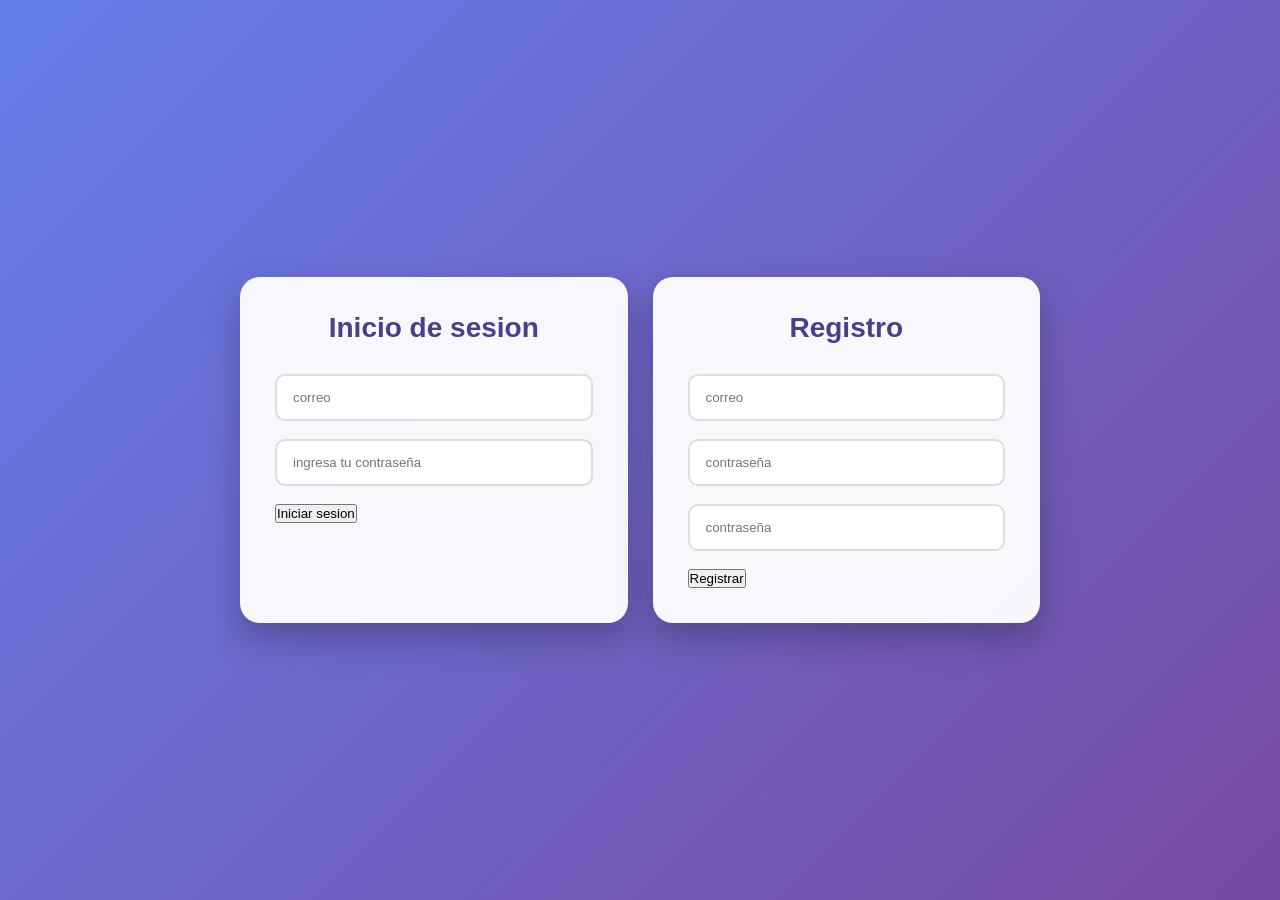
<file: index.html>
<!DOCTYPE html>
<html lang="en">

<head>
    <meta charset="UTF-8">
    <meta name="viewport" content="width=device-width, initial-scale=1.0">
    <title>Document</title>
    <link rel="stylesheet" href="stilos.css">
    <script src="codigo.js"></script>
</head>

<body>
    <div class="padre">
        <div class="hijo1">
            <h1>
                <center>Inicio de sesion</center>
            </h1>
            <div class="nieto1">
                <input type="email" placeholder="correo" id="correo">
            </div>
            <div class="nieto2">
                <input type="password" placeholder="ingresa tu contraseña" id="contraseña">
            </div>
             <input type="button" value="Iniciar sesion" onclick="inicio()">
        </div>
        <div class="hijo2">
            <h1>
                <center>Registro</center>
            </h1>
            <div class="nieto3">
                <input type="email" placeholder="correo" id="ingreso_correo">
            </div>
            <div class="nieto4">
                <input type="password" placeholder="contraseña" id="ingreso_contraseña">
            </div>
            <div class="nieto5">
                <input type="password" placeholder="contraseña" id="confirmar_contraseña">
            </div>
            <input type="button" value="Registrar" onclick="acceder()">
        </div>
    </div>
</body>

</html>
</file>
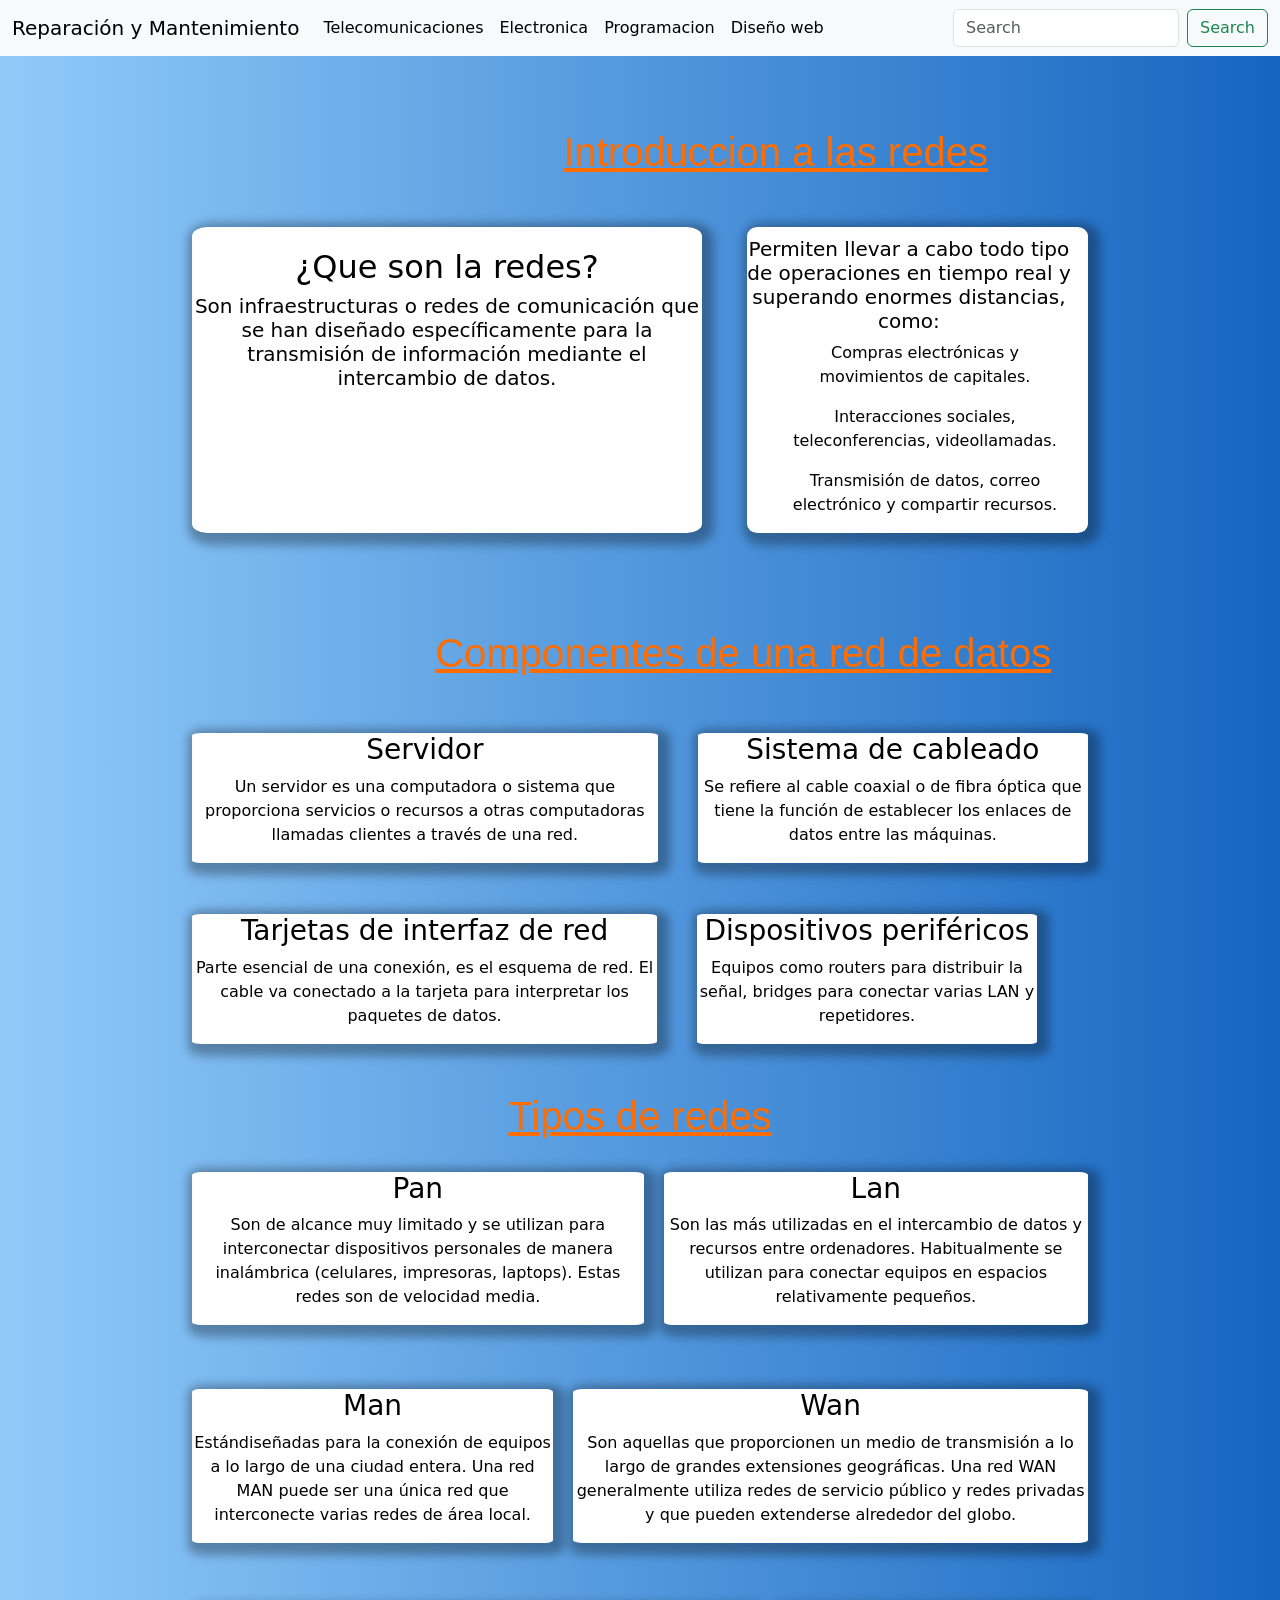
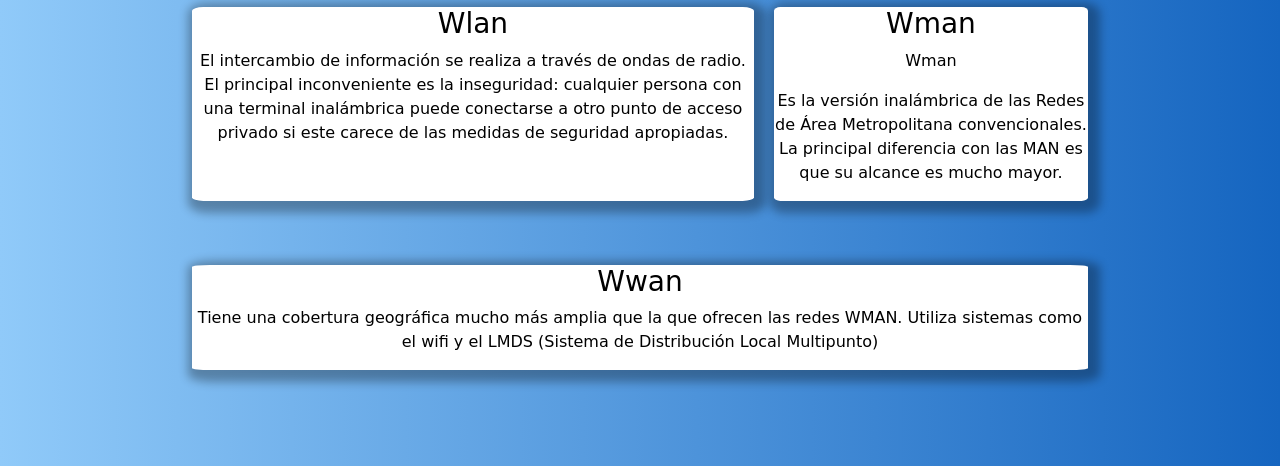
<file: index3.html>
<!DOCTYPE html>
<html lang="en">

<head>
    <meta charset="UTF-8">
    <meta name="viewport" content="width=device-width, initial-scale=1.0">
    <title>Telecomunicaiones</title>
    <link rel="stylesheet" href="esilos3.css">
    <link href="https://cdn.jsdelivr.net/npm/bootstrap@5.3.8/dist/css/bootstrap.min.css" rel="stylesheet"
        integrity="sha384-sRIl4kxILFvY47J16cr9ZwB07vP4J8+LH7qKQnuqkuIAvNWLzeN8tE5YBujZqJLB" crossorigin="anonymous">
</head>

<body>

    <nav class="navbar navbar-expand-lg bg-body-tertiary">
        <div class="container-fluid">
            <a class="navbar-brand" href="index2.html">Reparación y Mantenimiento
            </a>
            <button class="navbar-toggler" type="button" data-bs-toggle="collapse"
                data-bs-target="#navbarSupportedContent" aria-controls="navbarSupportedContent" aria-expanded="false"
                aria-label="Toggle navigation">
                <span class="navbar-toggler-icon"></span>
            </button>
            <div class="collapse navbar-collapse" id="navbarSupportedContent">
                <ul class="navbar-nav me-auto mb-2 mb-lg-0">
                    <li class="nav-item">
                        <a class="nav-link active" aria-current="page" href="index3.html">Telecomunicaciones</a>
                    </li>
                    <li>
                        <a class="nav-link active" aria-current="page" href="index4.html">Electronica</a>
                    </li>
                    <li>
                        <a class="nav-link active" aria-current="page" href="index5.html">Programacion</a>
                    </li>
                    <li>
                        <a class="nav-link active" aria-current="page" href="index6.html">Diseño web</a>
                    </li>
                </ul>
                <form class="d-flex" role="search">
                    <input class="form-control me-2" type="search" placeholder="Search" aria-label="Search" />
                    <button class="btn btn-outline-success" type="submit">Search</button>
                </form>
            </div>
        </div>
    </nav>
    <br>
    <br><br>
    <h1 class="titulo">Introduccion a las redes</h1>
    <div class="padre1">

        <div class="hijo1">
            <div class="nieto5">
                <h2>¿Que son la redes?<h2>
                        <h5>Son infraestructuras o redes de comunicación que se han diseñado específicamente para la
                            transmisión de información mediante el intercambio de datos.</h5>
            </div>
        </div>
        <div class="hijo2">
            <div class="nieto6">
                <h5>Permiten llevar a cabo todo tipo de operaciones en tiempo real y superando enormes distancias, como:
                </h5>

                <ul>Compras electrónicas y movimientos de capitales.</ul>
                <ul>Interacciones sociales, teleconferencias, videollamadas.</ul>
                <ul>Transmisión de datos, correo electrónico y compartir recursos.</ul>

            </div>

        </div>
    </div>
    <br><br><br><br>
    <h1 class="titulo2">Componentes de una red de datos</h1>
    <br><br>
    <div class="padre2">
        <div class="hijo3">
            <div class="nieto1">
                <h3>Servidor</h3>
                <p>
                    Un servidor es una computadora o sistema que proporciona servicios o recursos a otras computadoras
                    llamadas clientes a través de una red.</p>
            </div>
            <div class="nieto2">
                <h3>Sistema de cableado</h3>
                <p>
                    Se refiere al cable coaxial o de fibra óptica que tiene la función de establecer los enlaces de
                    datos entre las máquinas.</p>
            </div>
        </div>
        <div class="hijo4">
            <div class="nieto3">
                <h3>Tarjetas de interfaz de red</h3>
                <p>Parte esencial de una conexión, es el esquema de red. El cable va conectado a la tarjeta para
                    interpretar los paquetes de datos.</p>
            </div>
            <div class="nieto4">
                <h3>Dispositivos periféricos</h3>
                <p>Equipos como routers para distribuir la señal, bridges para conectar varias LAN y repetidores.</p>
            </div>
        </div>
    </div>
    <br><br>
    <h1 class="titulo3">Tipos de redes</h1>
    <br>
    <div class="padre3">
        <div class="hijo5">
            <div class="nieto7">
                <h3>Pan</h3>
                <p>Son de alcance muy limitado y se utilizan para interconectar dispositivos personales de manera
                    inalámbrica (celulares, impresoras, laptops). Estas redes son de velocidad media.

                </p>
            </div>
            <div class="nieto8">
                <h3>Lan</h3>
                <p>Son las más utilizadas en el intercambio de datos y recursos entre ordenadores. Habitualmente se
                    utilizan para conectar equipos en espacios relativamente pequeños. </p>
            </div>
        </div>
        <div class="hijo6">
            <div class="nieto9">
                <h3>Man</h3>
                <p>Estándiseñadas para la conexión de
                    equipos a lo largo de una ciudad entera. Una red
                    MAN puede ser una única red que interconecte
                    varias redes de área local.</p>
            </div>
            <div class="nieto10">
                <h3>Wan</h3>
                <p>Son aquellas que proporcionen un medio
                    de transmisión a lo largo de grandes
                    extensiones geográficas. Una red WAN
                    generalmente utiliza redes de servicio público y
                    redes privadas y que pueden extenderse
                    alrededor del globo.</p>
            </div>
        </div>
        <div class="hijo7">
            <div class="nieto11">
                <h3>Wlan</h3>
                <p>El intercambio de información se realiza a través de ondas de radio. El principal inconveniente es la
                    inseguridad: cualquier persona con una terminal inalámbrica puede conectarse a otro punto de acceso
                    privado si este carece de las medidas de seguridad apropiadas.</p>
            </div>
            <div class="nieto12">
                <h3>Wman</h3>
                <p>Wman</p>
                <p>Es la versión inalámbrica de las Redes de Área Metropolitana convencionales. La principal diferencia
                    con las MAN es que su alcance es mucho mayor. </p>
            </div>
        </div>
        <div class="hijo8">
            <div class="nieto13">
                <h3>Wwan</h3>
                <p>Tiene una cobertura geográfica mucho más amplia que la que ofrecen las redes WMAN. Utiliza sistemas
                    como el wifi y el LMDS (Sistema de Distribución Local Multipunto)

                </p>
            </div>
        </div>
    </div>
    <script src="https://cdn.jsdelivr.net/npm/bootstrap@5.3.8/dist/js/bootstrap.bundle.min.js"
        integrity="sha384-FKyoEForCGlyvwx9Hj09JcYn3nv7wiPVlz7YYwJrWVcXK/BmnVDxM+D2scQbITxI"
        crossorigin="anonymous"></script>
</body><br><br><br><br>

</html>
</file>
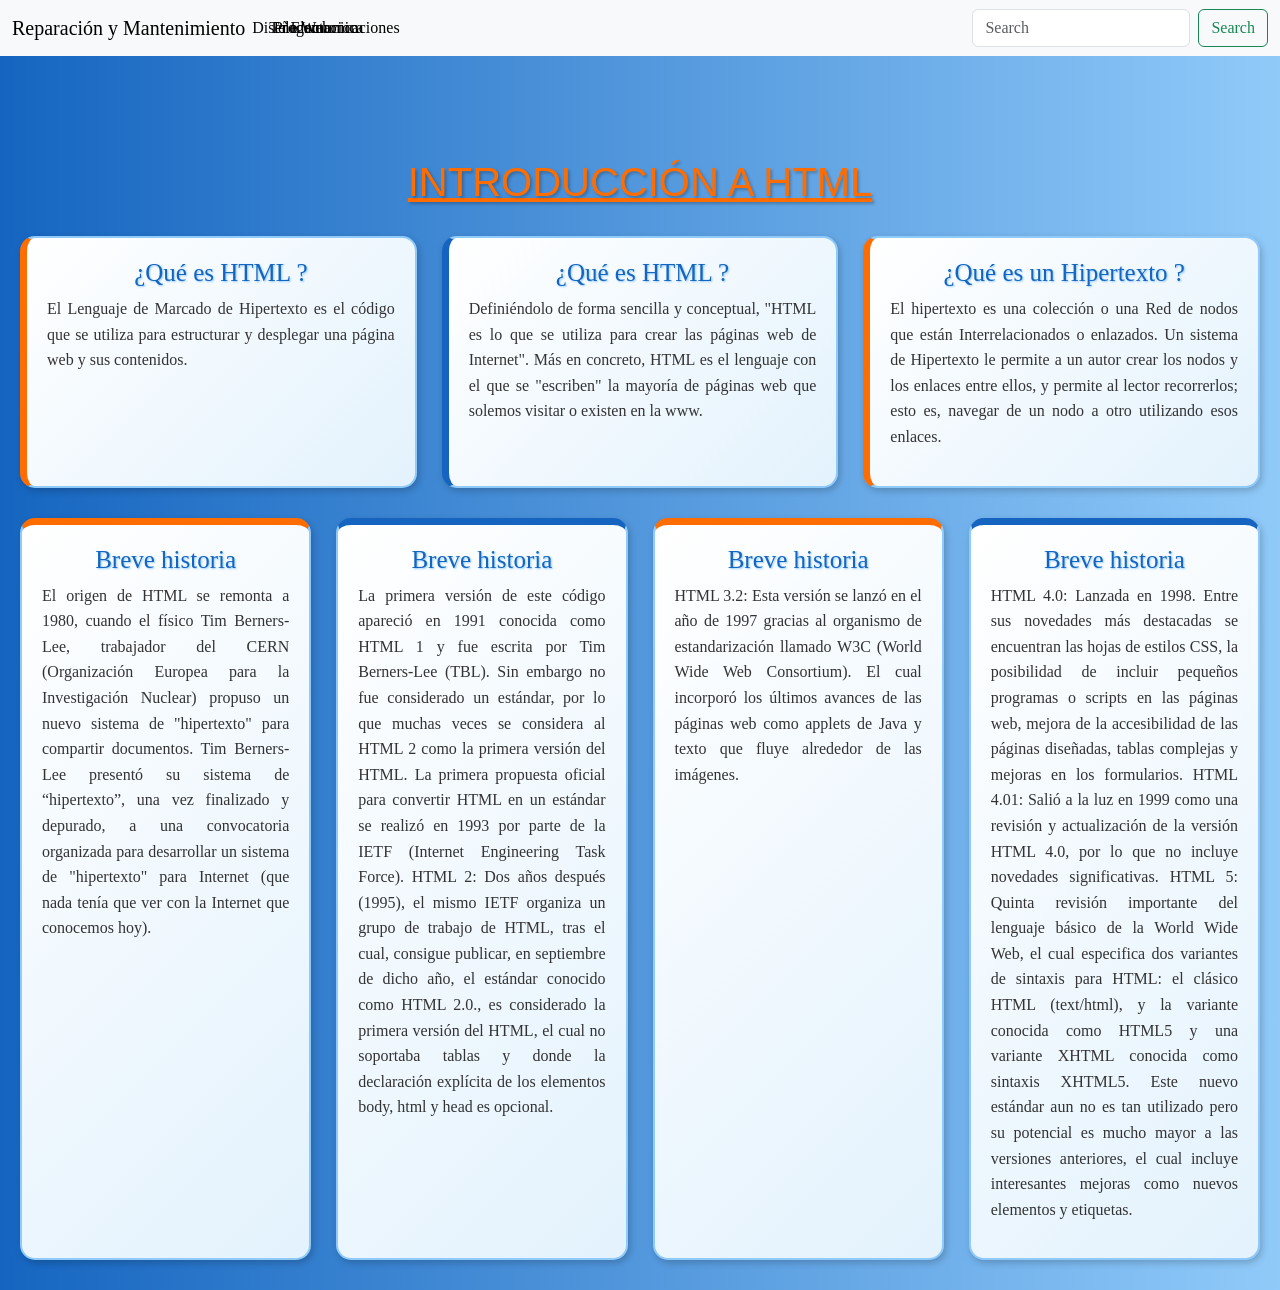
<file: index6.html>
<!DOCTYPE html>
<html lang="en">

<head>
    <meta charset="UTF-8">
    <meta name="viewport" content="width=device-width, initial-scale=1.0">
    <title>Diseño Web</title>
    <link rel="stylesheet" href="estilo6.css">
    <link href="https://cdn.jsdelivr.net/npm/bootstrap@5.3.8/dist/css/bootstrap.min.css" rel="stylesheet"
        integrity="sha384-sRIl4kxILFvY47J16cr9ZwB07vP4J8+LH7qKQnuqkuIAvNWLzeN8tE5YBujZqJLB" crossorigin="anonymous">
    
</head>

<body>

    <nav class="navbar navbar-expand-lg bg-body-tertiary">
        <div class="container-fluid">
            <a class="navbar-brand" href="index2.html">Reparación y Mantenimiento
            </a>
            <button class="navbar-toggler" type="button" data-bs-toggle="collapse"
                data-bs-target="#navbarSupportedContent" aria-controls="navbarSupportedContent" aria-expanded="false"
                aria-label="Toggle navigation">
                <span class="navbar-toggler-icon"></span>
            </button>
            <div class="collapse navbar-collapse" id="navbarSupportedContent">
                <ul class="navbar-nav me-auto mb-2 mb-lg-0">
                    <li class="nav-item">
                        <a class="nav-link active" aria-current="page" href="index3.html">Telecomunicaciones</a>
                    </li>
                </ul>
                <ul class="navbar-nav me-auto mb-2 mb-lg-0">
                    <li class="nav-item">
                        <a class="nav-link active" id="cambio" aria-current="page" href="index4.html">Electronica</a>
                    </li>
                </ul>
                <ul class="navbar-nav me-auto mb-2 mb-lg-0">
                    <li class="nav-item">
                        <a class="nav-link active" id="cambios" aria-current="page" href="index5.html">Progamacion</a>
                    </li>
                </ul>
                <ul class="navbar-nav me-auto mb-2 mb-lg-0">
                    <li class="nav-item">
                        <a class="nav-link active" id="cambioss" aria-current="page" href="index6.html">Diseño Web</a>
                    </li>
                </ul>
                <form class="d-flex" role="search">
                    <input class="form-control me-2" type="search" placeholder="Search" aria-label="Search" />
                    <button class="btn btn-outline-success" type="submit">Search</button>
                </form>
            </div>
        </div>
    </nav>
    <br><br><br>
    <h1 id="titulo_principal">INTRODUCCIÓN A HTML</h1>

    <div class="padre1">
        <div class="hijo1">
            <h2>¿Qué es HTML ?</h2>
            <p>El Lenguaje de Marcado de Hipertexto es el código
                que se utiliza para estructurar y desplegar una
                página web y sus contenidos.</p>
        </div>
        <div class="hijo2">
            <h2>¿Qué es HTML ?
            </h2>
            <p>Definiéndolo de forma sencilla y conceptual, "HTML es lo que se
                utiliza para crear las páginas web de Internet". Más en concreto,
                HTML es el lenguaje con el que se "escriben" la mayoría de páginas
                web que solemos visitar o existen en la www.</p>
        </div>
        <div class="hijo3">
            <h2>¿Qué es un Hipertexto ?</h2>
            <p>El hipertexto es una colección o una Red de nodos que están Interrelacionados o enlazados. Un sistema de
                Hipertexto le permite a un
                autor crear los nodos y los enlaces entre ellos, y permite al lector
                recorrerlos; esto es, navegar de un nodo a otro utilizando esos
                enlaces.</p>
        </div>
    </div>

    <div class="padre2">
        <div class="hijo4">
            <h2>Breve historia</h2>
            <P>El origen de HTML se remonta a 1980, cuando el físico Tim Berners-Lee, trabajador del CERN
                (Organización Europea para la Investigación Nuclear) propuso un nuevo sistema de "hipertexto"
                para compartir documentos.
                Tim Berners-Lee presentó su sistema de “hipertexto”, una vez finalizado y depurado, a una
                convocatoria organizada para desarrollar un sistema de "hipertexto" para Internet (que nada
                tenía que ver con la Internet que conocemos hoy).</P>
        </div>
        <div class="hijo5">
            <h2>Breve historia</h2>
            <p>La primera versión de este código apareció en 1991 conocida como HTML 1 y fue escrita por Tim Berners-Lee
                (TBL).
                Sin embargo no fue considerado un estándar, por lo que muchas veces se considera al HTML 2 como la
                primera
                versión del HTML.
                La primera propuesta oficial para convertir HTML en un estándar se realizó en 1993 por parte de la IETF
                (Internet
                Engineering Task Force).
                HTML 2: Dos años después (1995), el mismo IETF organiza un grupo de trabajo de HTML, tras el cual,
                consigue
                publicar, en septiembre de dicho año, el estándar conocido como HTML 2.0., es considerado la primera
                versión del
                HTML, el cual no soportaba tablas y donde la declaración explícita de los elementos body, html y head es
                opcional.</p>
        </div>
        <div class="hijo6">
            <h2>Breve historia</h2>
            <p>HTML 3.2: Esta versión se lanzó en el año de 1997 gracias al organismo de estandarización llamado
                W3C (World Wide Web Consortium). El cual incorporó los últimos avances de las páginas web como
                applets de Java y texto que fluye alrededor de las imágenes.
            </p>
        </div>
        <div class="hijo7">
            <h2>Breve historia</h2>
            <p>HTML 4.0: Lanzada en 1998. Entre sus novedades más destacadas se encuentran
                las hojas de estilos CSS, la posibilidad de incluir pequeños programas o scripts en
                las páginas web, mejora de la accesibilidad de las páginas diseñadas, tablas
                complejas y mejoras en los formularios.
                HTML 4.01: Salió a la luz en 1999 como una revisión y actualización de la versión
                HTML 4.0, por lo que no incluye novedades significativas.
                HTML 5: Quinta revisión importante del lenguaje básico de la World Wide
                Web, el cual especifica dos variantes de sintaxis para HTML: el clásico HTML
                (text/html), y la variante conocida como HTML5 y una variante XHTML conocida
                como sintaxis XHTML5. Este nuevo estándar aun no es tan utilizado pero su
                potencial es mucho mayor a las versiones anteriores, el cual incluye interesantes
                mejoras como nuevos elementos y etiquetas.
            </p>
        </div>
    </div>
    <script src="https://cdn.jsdelivr.net/npm/bootstrap@5.3.8/dist/js/bootstrap.bundle.min.js"
        integrity="sha384-FKyoEForCGlyvwx9Hj09JcYn3nv7wiPVlz7YYwJrWVcXK/BmnVDxM+D2scQbITxI"
        crossorigin="anonymous"></script>
</body>

</html>
</file>
<file: stilos.css>
* {
    margin: 0;
    padding: 0;
    box-sizing: border-box;
    font-family: Arial, Helvetica, sans-serif;
}

body {
    min-height: 100vh;
    display: flex;
    justify-content: center;
    align-items: center;
    background: linear-gradient(135deg, #667eea, #764ba2);
}
.padre {
    width: 850px;
    max-width: 90%;
    display: flex;
    gap: 25px;
    padding: 25px;
}




.hijo1,
.hijo2 {
    flex: 1;
    background: rgba(255, 255, 255, 0.95);
    padding: 35px;
    border-radius: 20px;
    box-shadow: 0 15px 35px rgba(0, 0, 0, 0.25);
   
}

.hijo1:hover,
.hijo2:hover {
   
    box-shadow: 0 20px 40px rgba(0, 0, 0, 0.3);
}
h1 {
    color: #4a3f8c;
    font-size: 28px;
    margin-bottom: 30px;
}




.nieto1,
.nieto2,
.nieto3,
.nieto4,
.nieto5 {
    margin-bottom: 18px;
}




input[type="email"],
input[type="password"] {
    width: 100%;
    padding: 14px 16px;
    border: 2px solid #ddd;
    border-radius: 10px;}
</file>
<file: esilos3.css>
*{
    color: #000000;
}
body {
    background: linear-gradient(to right, #90CAF9, #1565C0);
}

.padre1{
    display: flex;
    margin-top: 4%;
    margin-left: 15%;
    margin-right: 15%;
    gap: 45px;
}

.titulo{
    text-decoration: underline;
    color: #ff6d00;
    font-family: Impact, Haettenschweiler, 'Arial Narrow Bold', sans-serif;
    margin-left: 44%;
}
.titulo2{
    margin-left: 34%;
     text-decoration: underline;
    color: #ff6d00;
    font-family: Impact, Haettenschweiler, 'Arial Narrow Bold', sans-serif;
}
.hijo2{
    background-color: #FFFFFF;
    border-radius: 3%;
    box-shadow: 4px 4px 10px 8px rgb(0, 0, 0, 0.3);
    
}
.hijo1{
    background-color: #FFFFFF;
    border-radius: 3%;
    box-shadow: 4px 4px 10px 8px rgb(0, 0, 0, 0.3);
}
.hijo3{
    display: flex;
    margin-left: 15%;
    margin-right: 15%;
    gap: 40px;
}

.hijo4{
    display: flex;
    margin-top: 4%;
    margin-left: 15%;
    margin-right: 19%;
    gap: 40px;
}
.nieto5{
    margin-top: 4%;
    text-align: center;
}
.nieto6{
    margin-top: 3%;
    text-align: center;
    margin-right: 5%;
}
.hijo1:hover{
    box-shadow: 4px 4px 10px 8px rgb(0, 0, 0, 0.5);
}
.hijo2:hover{
    box-shadow: 4px 4px 10px 8px rgb(0, 0, 0, 0.5);
}
.nieto1:hover{
    box-shadow: 4px 4px 10px 8px rgb(0, 0, 0, 0.5);
}
.nieto2:hover{
    box-shadow: 4px 4px 10px 8px rgb(0, 0, 0, 0.5);
}
.nieto3:hover{
    box-shadow: 4px 4px 10px 8px rgb(0, 0, 0, 0.5);
}
.nieto4:hover{
    box-shadow: 4px 4px 10px 8px rgb(0, 0, 0, 0.5);
}
.nieto1{
    border-radius: 2%;
    background-color: #FFFFFF;
    text-align: center;
    box-shadow: 4px 4px 10px 8px rgb(0, 0, 0, 0.3);
}

.nieto2{
    border-radius: 2%;
    background-color: #FFFFFF;
    text-align: center;
    box-shadow: 4px 4px 10px 8px rgb(0, 0, 0, 0.3);
}

.nieto3{
    border-radius: 2%;
    background-color: #FFFFFF;
    text-align: center;
    box-shadow: 4px 4px 10px 8px rgb(0, 0, 0, 0.3);
}

.nieto4{
    border-radius: 2%;
    background-color: #FFFFFF;
    text-align: center;
    box-shadow: 4px 4px 10px 8px rgb(0, 0, 0, 0.3);
}

.hijo5{
    display: flex;
    gap: 20px;
    margin-right: 15%;
    margin-left: 15%;
}
.hijo6{
    display: flex;
    gap: 20px;
    margin-right: 15%;
    margin-left: 15%;
    margin-top: 5%;
}
.hijo7{
    display: flex;
    gap: 20px;
    margin-right: 15%;
    margin-left: 15%;
    margin-top: 5%;
}
.hijo8{
    display: flex;
    gap: 20px;
    margin-right: 15%;
    margin-left: 15%;
    margin-top: 5%;
}

.nieto7{
    background-color: #FFFFFF;
    text-align: center  ;
    box-shadow: 4px 4px 10px 8px rgb(0, 0, 0, 0.3);
    border-radius: 2%;

}
.nieto8{
    background-color: #FFFFFF;
    text-align: center  ;
    box-shadow: 4px 4px 10px 8px rgb(0, 0, 0, 0.3);
    border-radius: 2%;

}
.nieto9{
    background-color: #FFFFFF;
    text-align: center  ;
    box-shadow: 4px 4px 10px 8px rgb(0, 0, 0, 0.3);
    border-radius: 2%;

}
.nieto10{
    background-color: #FFFFFF;
    text-align: center  ;
    box-shadow: 4px 4px 10px 8px rgb(0, 0, 0, 0.3);
    border-radius: 2%;

}
.nieto11{
    background-color: #FFFFFF;
    text-align: center  ;
    box-shadow: 4px 4px 10px 8px rgb(0, 0, 0, 0.3);
    border-radius: 2%;

}
.nieto12{
    background-color: #FFFFFF;
    text-align: center  ;
    box-shadow: 4px 4px 10px 8px rgb(0, 0, 0, 0.3);
    border-radius: 2%;

}
.nieto13{
    background-color: #FFFFFF;
    text-align: center  ;
    box-shadow: 4px 4px 10px 8px rgb(0, 0, 0, 0.3);
    border-radius: 2%;

}
.nieto7:hover{
    box-shadow: 4px 4px 10px 8px rgb(0, 0, 0, 0.5);

}
.nieto8:hover{
    box-shadow: 4px 4px 10px 8px rgb(0, 0, 0, 0.5);

}
.nieto9:hover{
    box-shadow: 4px 4px 10px 8px rgb(0, 0, 0, 0.5);

}
.nieto10:hover{
    box-shadow: 4px 4px 10px 8px rgb(0, 0, 0, 0.5);

}
.nieto11:hover{
    box-shadow: 4px 4px 10px 8px rgb(0, 0, 0, 0.5);

}
.nieto12:hover{
    box-shadow: 4px 4px 10px 8px rgb(0, 0, 0, 0.5);

}
.nieto13:hover{
    box-shadow: 4px 4px 10px 8px rgb(0, 0, 0, 0.5);

}
.titulo3{
    text-align: center;
    text-decoration: underline;
    color: #ff6d00;
    font-family: Impact, Haettenschweiler, 'Arial Narrow Bold', sans-serif; 
}

#cambio{
    margin-left: -340%;
}
#cambios{
    margin-left: -580%;
}
</file>
<file: estilo6.css>
* {
    font-family: Cambria, Cochin, Georgia, Times, 'Times New Roman', serif;
    box-sizing: border-box;
}

body {
    margin: 0;
    font-family: Arial, sans-serif;
    background-color: #f5f5f5;
    color: #333333;
    background: linear-gradient(to left, #90caf9, #1565c0);
    min-height: 100vh;
}




#titulo_principal {
    text-align: center;
    margin: 30px 0;
    color: #ff6d00;
    font-size: 40px;
    font-family: Impact, Haettenschweiler, 'Arial Narrow Bold', sans-serif;
    text-decoration: underline;
    text-shadow: 2px 2px 3px rgba(0, 0, 0, 0.25);
}




.padre1 {
    display: flex;
    margin: 30px 20px;
    gap: 25px;
    flex-wrap: wrap;
}
#cambio{
    margin-left: -220%;
}
#cambios{
    margin-left: -370%;
}
#cambioss{
    margin-left: -600%;
}



.hijo1,
.hijo2,
.hijo3,
.hijo4,
.hijo5,
.hijo6,
.hijo7 {
    border-radius: 15px;
    border: 2px solid #90caf9;
    background: linear-gradient(135deg, #ffffff, #e3f2fd);
    box-shadow: 2px 3px 7px rgba(0, 0, 0, 0.2);
    transition: 0.3s;
    padding: 20px;
}




.hijo1,
.hijo2,
.hijo3 {
    flex: 1;
    min-width: 250px;
}



.hijo1:hover,
.hijo2:hover,
.hijo3:hover,
.hijo4:hover,
.hijo5:hover,
.hijo6:hover,
.hijo7:hover {
    transform: translateY(-5px);
    border-color: #ff6d00;
    box-shadow: 3px 6px 12px rgba(0, 0, 0, 0.35);
}




.hijo1 h2,
.hijo2 h2,
.hijo3 h2,
.hijo4 h2,
.hijo5 h2,
.hijo6 h2,
.hijo7 h2 {
    color: #1565c0;
    text-align: center;
    font-family: Georgia, 'Times New Roman', Times, serif;
    font-size: 25px;
    text-shadow: 1px 1px 2px #90caf9;
}




.hijo1 p,
.hijo2 p,
.hijo3 p,
.hijo4 p,
.hijo5 p,
.hijo6 p,
.hijo7 p {
    color: #333333;
    font-family: Georgia, 'Times New Roman', Times, serif;
    font-size: 16px;
    line-height: 1.6;
    text-align: justify;
}




.padre2 {
    display: flex;
    margin: 30px 20px;
    gap: 25px;
    flex-wrap: wrap;
}




.hijo4 {
    flex: 1;
    min-width: 250px;
}

.hijo5 {
    flex: 1;
    min-width: 250px;
}

.hijo6 {
    flex: 1;
    min-width: 250px;
}

.hijo7 {
    flex: 1;
    min-width: 250px;
}



.hijo1 {
    border-left: 7px solid #ff6d00;
}

.hijo2 {
    border-left: 7px solid #1565c0;
}

.hijo3 {
    border-left: 7px solid #ff6d00;
}

.hijo4 {
    border-top: 7px solid #ff6d00;
}

.hijo5 {
    border-top: 7px solid #1565c0;
}

.hijo6 {
    border-top: 7px solid #ff6d00;
}

.hijo7 {
    border-top: 7px solid #1565c0;
}




.hijo1:hover {
    border-left-color: #1565c0;
}

.hijo2:hover {
    border-left-color: #ff6d00;
}

.hijo3:hover {
    border-left-color: #1565c0;
}

.hijo4:hover,
.hijo6:hover {
    border-top-color: #1565c0;
}

.hijo5:hover,
.hijo7:hover {
    border-top-color: #ff6d00;
}


@media (max-width: 992px) {

    #titulo_principal {
        font-size: 35px;
    }

    .padre1,
    .padre2 {
        margin-left: 15px;
        margin-right: 15px;
        gap: 20px;
    }

    .hijo1,
    .hijo2,
    .hijo3,
    .hijo4,
    .hijo5,
    .hijo6,
    .hijo7 {
        min-width: 45%;
    }
}


@media (max-width: 600px) {

    #titulo_principal {
        font-size: 28px;
        margin: 25px 10px;
    }

    .padre1,
    .padre2 {
        display: block;
        margin: 20px 10px;
    }

    .hijo1,
    .hijo2,
    .hijo3,
    .hijo4,
    .hijo5,
    .hijo6,
    .hijo7 {
        width: 100%;
        margin-bottom: 20px;
    }

    .hijo1 h2,
    .hijo2 h2,
    .hijo3 h2,
    .hijo4 h2,
    .hijo5 h2,
    .hijo6 h2,
    .hijo7 h2 {
        font-size: 22px;
    }

    .hijo1 p,
    .hijo2 p,
    .hijo3 p,
    .hijo4 p,
    .hijo5 p,
    .hijo6 p,
    .hijo7 p {
        font-size: 15px;
    }
}
</file>
